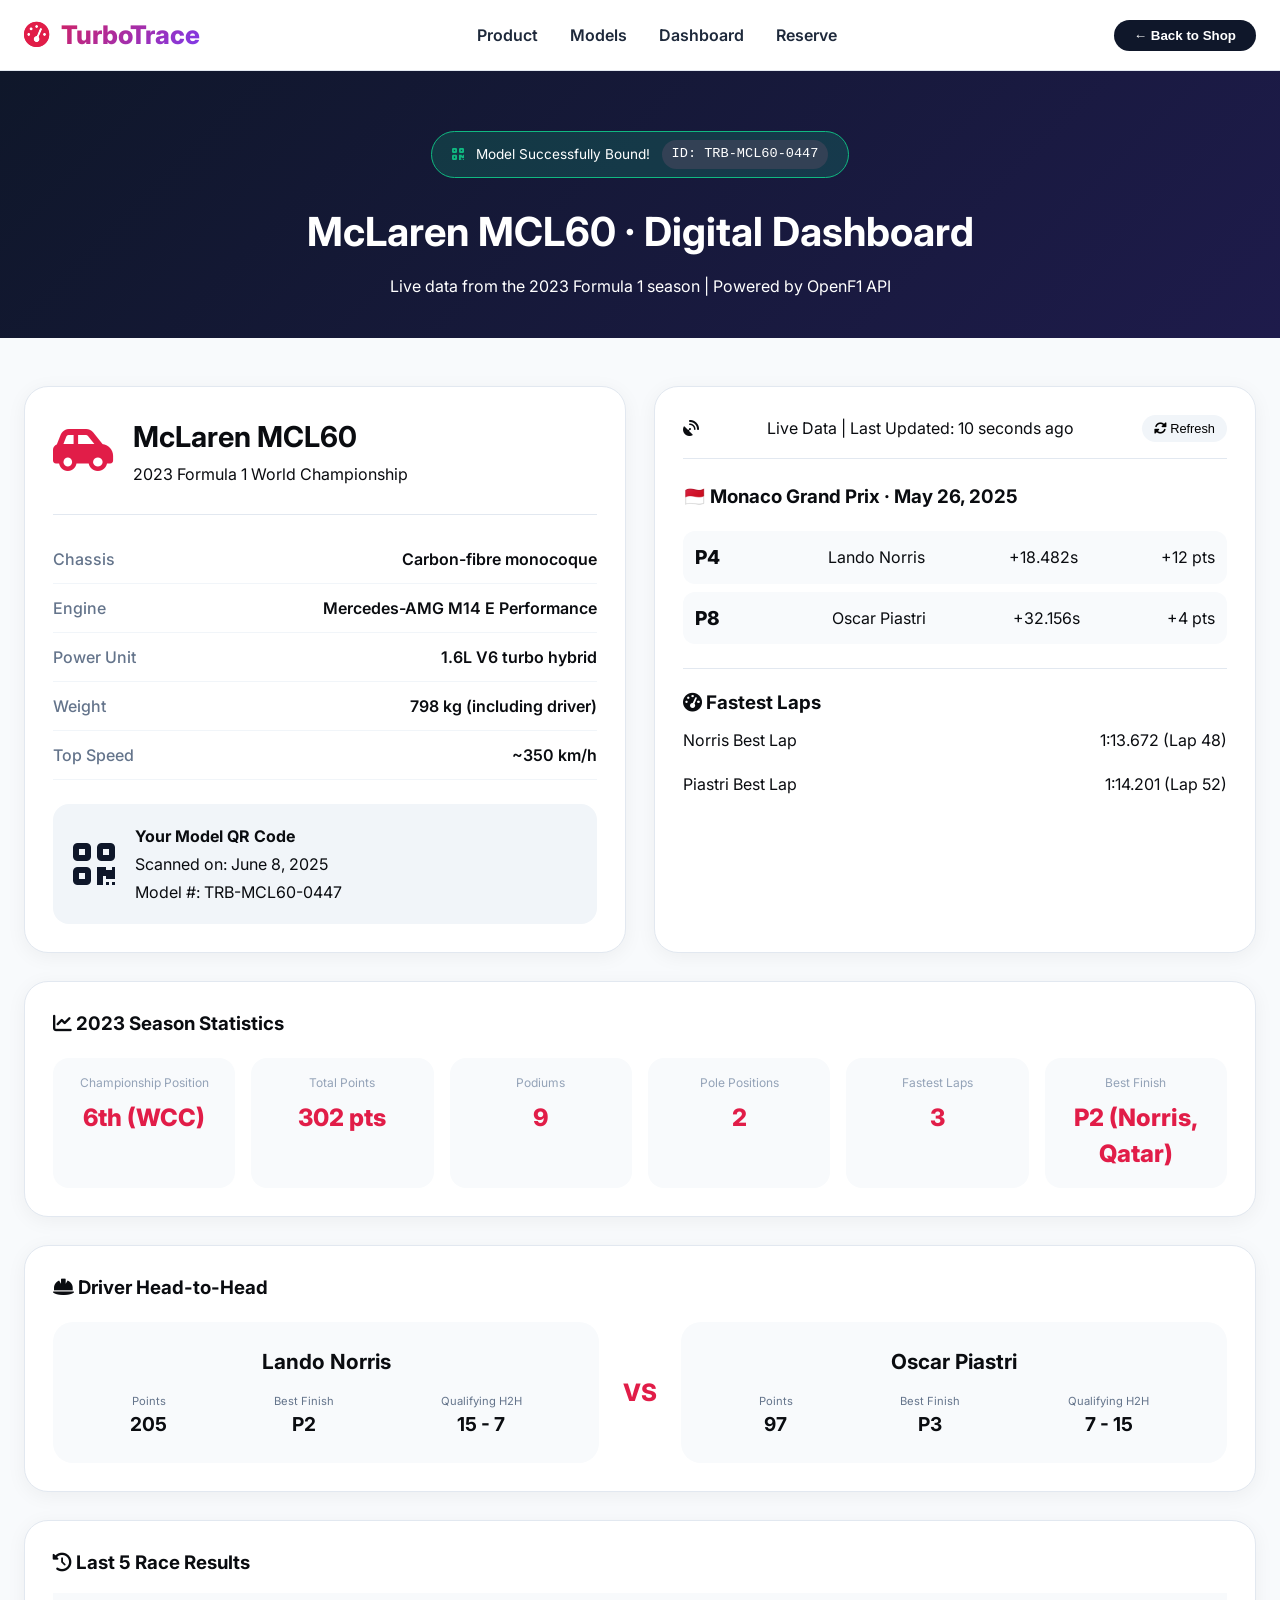
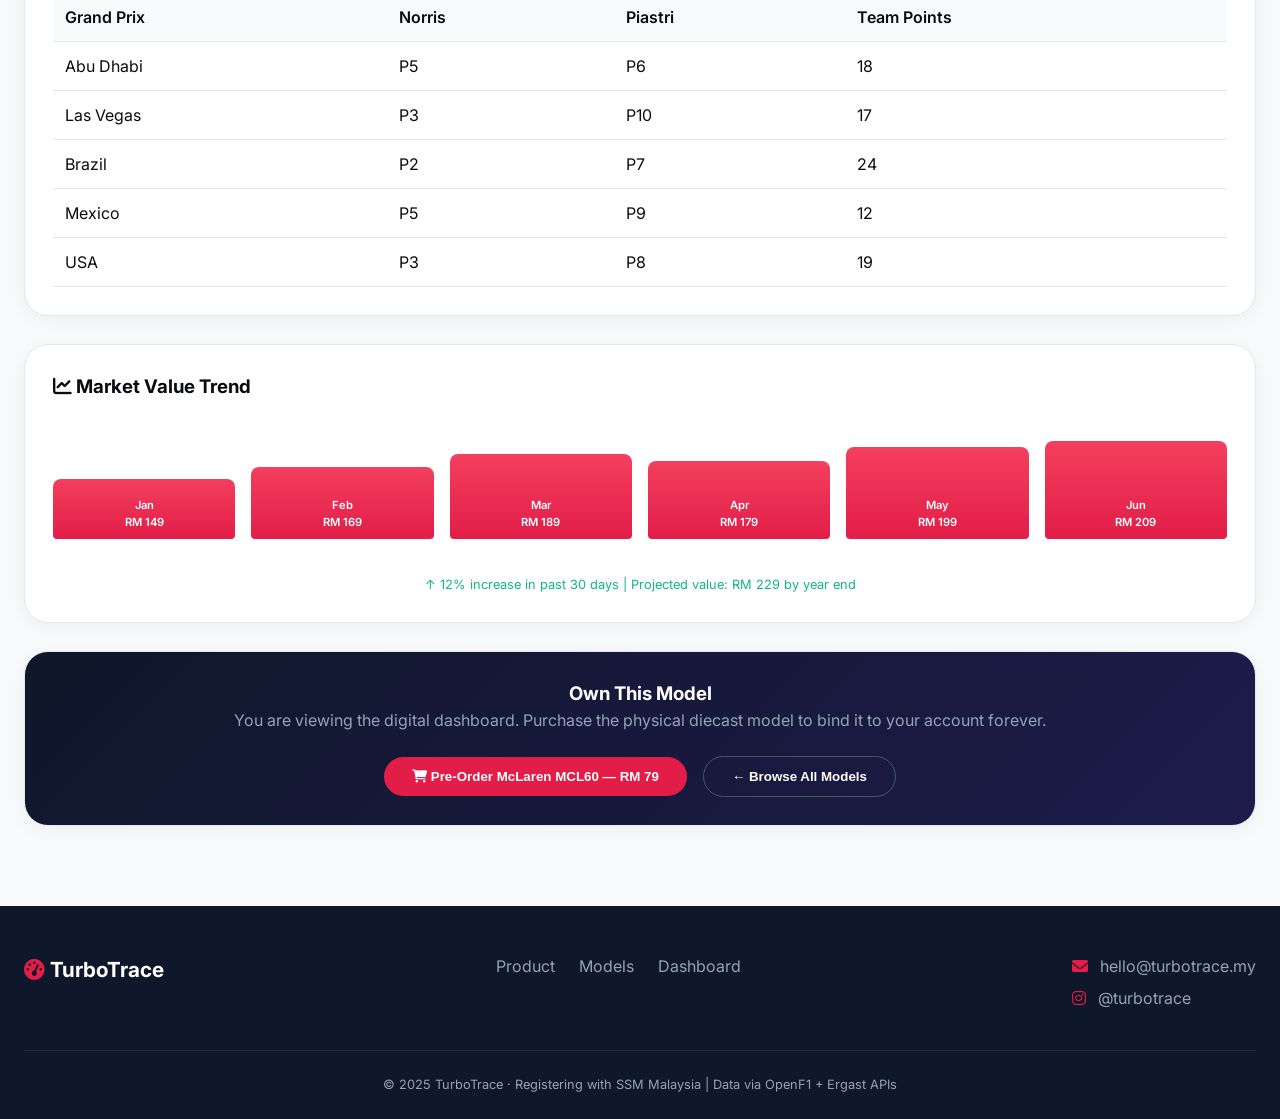
<file: dashboard.html>
<!DOCTYPE html>
<html lang="en">
<head>
    <meta charset="UTF-8">
    <meta name="viewport" content="width=device-width, initial-scale=1.0, user-scalable=yes">
    <title>TurboTrace Dashboard | Live Race Data & Model Details</title>
    <meta name="description" content="Your personal dashboard for TurboTrace diecast models. Live race data, historical comparisons, and market values.">
    <link rel="stylesheet" href="styles.css">
    <link href="https://fonts.googleapis.com/css2?family=Inter:opsz,wght@14..32,300;14..32,400;14..32,500;14..32,600;14..32,700;14..32,800&display=swap" rel="stylesheet">
    <link rel="stylesheet" href="https://cdnjs.cloudflare.com/ajax/libs/font-awesome/6.0.0-beta3/css/all.min.css">
    <link rel="icon" type="image/svg+xml" href="data:image/svg+xml,<svg xmlns='http://www.w3.org/2000/svg' viewBox='0 0 100 100'><text y='.9em' font-size='90'>🏁</text></svg>">
</head>
<body>

<!-- Navigation -->
<nav>
    <div class="nav-container">
        <div class="logo">
            <i class="fas fa-tachometer-alt"></i>
            <span>TurboTrace</span>
        </div>
        <div class="nav-links" id="navLinks">
            <a href="index.html#product">Product</a>
            <a href="index.html#models">Models</a>
            <a href="dashboard.html">Dashboard</a>
            <a href="index.html#contact">Reserve</a>
        </div>
        <button class="cta-nav" id="homeBtn">← Back to Shop</button>
        <div class="hamburger" id="hamburger">
            <i class="fas fa-bars"></i>
        </div>
    </div>
</nav>

<!-- Dashboard Hero - Shows which model is bound -->
<section class="dashboard-hero">
    <div class="container">
        <div class="qr-bound-badge">
            <i class="fas fa-qrcode"></i> 
            <span>Model Successfully Bound!</span>
            <span class="badge-id">ID: TRB-MCL60-0447</span>
        </div>
        <h1>McLaren MCL60 · Digital Dashboard</h1>
        <p>Live data from the 2023 Formula 1 season | Powered by OpenF1 API</p>
    </div>
</section>

<!-- Main Dashboard Content -->
<section class="dashboard-main">
    <div class="container">
        <div class="dashboard-grid">
            
            <!-- Left Column: Model Info & QR -->
            <div class="dashboard-card-large">
                <div class="model-header">
                    <div class="model-icon">
                        <i class="fas fa-car-side"></i>
                    </div>
                    <div class="model-title">
                        <h2>McLaren MCL60</h2>
                        <p>2023 Formula 1 World Championship</p>
                    </div>
                </div>
                <div class="model-details">
                    <div class="detail-row">
                        <span class="detail-label">Chassis</span>
                        <span class="detail-value">Carbon-fibre monocoque</span>
                    </div>
                    <div class="detail-row">
                        <span class="detail-label">Engine</span>
                        <span class="detail-value">Mercedes-AMG M14 E Performance</span>
                    </div>
                    <div class="detail-row">
                        <span class="detail-label">Power Unit</span>
                        <span class="detail-value">1.6L V6 turbo hybrid</span>
                    </div>
                    <div class="detail-row">
                        <span class="detail-label">Weight</span>
                        <span class="detail-value">798 kg (including driver)</span>
                    </div>
                    <div class="detail-row">
                        <span class="detail-label">Top Speed</span>
                        <span class="detail-value">~350 km/h</span>
                    </div>
                </div>
                <div class="qr-code-display">
                    <i class="fas fa-qrcode"></i>
                    <div class="qr-text">
                        <strong>Your Model QR Code</strong>
                        <span>Scanned on: June 8, 2025</span>
                        <span>Model #: TRB-MCL60-0447</span>
                    </div>
                </div>
            </div>

            <!-- Right Column: Live Race Data -->
            <div class="dashboard-card-large">
                <div class="live-data-header">
                    <i class="fas fa-satellite-dish"></i>
                    <span>Live Data | Last Updated: 10 seconds ago</span>
                    <button id="refreshDataBtn"><i class="fas fa-sync-alt"></i> Refresh</button>
                </div>
                <div class="race-data">
                    <h3>🇲🇨 Monaco Grand Prix · May 26, 2025</h3>
                    <div class="race-results">
                        <div class="result-item">
                            <span class="position">P4</span>
                            <span class="driver">Lando Norris</span>
                            <span class="time">+18.482s</span>
                            <span class="points">+12 pts</span>
                        </div>
                        <div class="result-item">
                            <span class="position">P8</span>
                            <span class="driver">Oscar Piastri</span>
                            <span class="time">+32.156s</span>
                            <span class="points">+4 pts</span>
                        </div>
                    </div>
                </div>
                <div class="fastest-laps">
                    <h3><i class="fas fa-tachometer-alt"></i> Fastest Laps</h3>
                    <div class="lap-item">
                        <span>Norris Best Lap</span>
                        <span class="lap-time">1:13.672 (Lap 48)</span>
                    </div>
                    <div class="lap-item">
                        <span>Piastri Best Lap</span>
                        <span class="lap-time">1:14.201 (Lap 52)</span>
                    </div>
                </div>
            </div>

            <!-- Season Stats -->
            <div class="dashboard-card-full">
                <h3><i class="fas fa-chart-line"></i> 2023 Season Statistics</h3>
                <div class="stats-grid">
                    <div class="stat-card">
                        <span class="stat-label">Championship Position</span>
                        <span class="stat-value">6th (WCC)</span>
                    </div>
                    <div class="stat-card">
                        <span class="stat-label">Total Points</span>
                        <span class="stat-value">302 pts</span>
                    </div>
                    <div class="stat-card">
                        <span class="stat-label">Podiums</span>
                        <span class="stat-value">9</span>
                    </div>
                    <div class="stat-card">
                        <span class="stat-label">Pole Positions</span>
                        <span class="stat-value">2</span>
                    </div>
                    <div class="stat-card">
                        <span class="stat-label">Fastest Laps</span>
                        <span class="stat-value">3</span>
                    </div>
                    <div class="stat-card">
                        <span class="stat-label">Best Finish</span>
                        <span class="stat-value">P2 (Norris, Qatar)</span>
                    </div>
                </div>
            </div>

            <!-- Driver Comparison -->
            <div class="dashboard-card-full">
                <h3><i class="fas fa-helmet-safety"></i> Driver Head-to-Head</h3>
                <div class="driver-comparison">
                    <div class="driver-card">
                        <div class="driver-name">Lando Norris</div>
                        <div class="driver-stats">
                            <div class="driver-stat">
                                <span>Points</span>
                                <strong>205</strong>
                            </div>
                            <div class="driver-stat">
                                <span>Best Finish</span>
                                <strong>P2</strong>
                            </div>
                            <div class="driver-stat">
                                <span>Qualifying H2H</span>
                                <strong>15 - 7</strong>
                            </div>
                        </div>
                    </div>
                    <div class="vs">VS</div>
                    <div class="driver-card">
                        <div class="driver-name">Oscar Piastri</div>
                        <div class="driver-stats">
                            <div class="driver-stat">
                                <span>Points</span>
                                <strong>97</strong>
                            </div>
                            <div class="driver-stat">
                                <span>Best Finish</span>
                                <strong>P3</strong>
                            </div>
                            <div class="driver-stat">
                                <span>Qualifying H2H</span>
                                <strong>7 - 15</strong>
                            </div>
                        </div>
                    </div>
                </div>
            </div>

            <!-- Historical Race Results -->
            <div class="dashboard-card-full">
                <h3><i class="fas fa-history"></i> Last 5 Race Results</h3>
                <div class="race-history">
                    <table class="race-table">
                        <thead>
                            <tr><th>Grand Prix</th><th>Norris</th><th>Piastri</th><th>Team Points</th></tr>
                        </thead>
                        <tbody>
                            <tr><td>Abu Dhabi</td><td>P5</td><td>P6</td><td>18</td></tr>
                            <tr><td>Las Vegas</td><td>P3</td><td>P10</td><td>17</td></tr>
                            <tr><td>Brazil</td><td>P2</td><td>P7</td><td>24</td></tr>
                            <tr><td>Mexico</td><td>P5</td><td>P9</td><td>12</td></tr>
                            <tr><td>USA</td><td>P3</td><td>P8</td><td>19</td></tr>
                        </tbody>
                    </table>
                </div>
            </div>

            <!-- Market Value Chart -->
            <div class="dashboard-card-full">
                <h3><i class="fas fa-chart-line"></i> Market Value Trend</h3>
                <div class="market-chart">
                    <div class="chart-bars">
                        <div class="chart-bar" style="height: 60px;"><span>Jan</span><span>RM 149</span></div>
                        <div class="chart-bar" style="height: 72px;"><span>Feb</span><span>RM 169</span></div>
                        <div class="chart-bar" style="height: 85px;"><span>Mar</span><span>RM 189</span></div>
                        <div class="chart-bar" style="height: 78px;"><span>Apr</span><span>RM 179</span></div>
                        <div class="chart-bar" style="height: 92px;"><span>May</span><span>RM 199</span></div>
                        <div class="chart-bar" style="height: 98px;"><span>Jun</span><span>RM 209</span></div>
                    </div>
                    <p class="chart-note">↑ 12% increase in past 30 days | Projected value: RM 229 by year end</p>
                </div>
            </div>

            <!-- Call to Action - Upgrade / Pre-order -->
            <div class="dashboard-card-full cta-card">
                <h3>Own This Model</h3>
                <p>You are viewing the digital dashboard. Purchase the physical diecast model to bind it to your account forever.</p>
                <button class="btn-primary" id="purchaseBtn"><i class="fas fa-shopping-cart"></i> Pre-Order McLaren MCL60 — RM 79</button>
                <button class="btn-secondary" id="backToShopBtn">← Browse All Models</button>
            </div>

        </div>
    </div>
</section>

<!-- Footer -->
<footer>
    <div class="footer-content">
        <div class="footer-logo">
            <i class="fas fa-tachometer-alt"></i> TurboTrace
        </div>
        <div class="footer-links">
            <a href="index.html#product">Product</a>
            <a href="index.html#models">Models</a>
            <a href="dashboard.html">Dashboard</a>
        </div>
        <div class="footer-contact">
            <p><i class="fas fa-envelope"></i> hello@turbotrace.my</p>
            <p><i class="fab fa-instagram"></i> @turbotrace</p>
        </div>
    </div>
    <div class="footer-bottom">
        <p>© 2025 TurboTrace · Registering with SSM Malaysia | Data via OpenF1 + Ergast APIs</p>
    </div>
</footer>

<script src="script.js"></script>
<script>
    // Dashboard specific functionality
    document.addEventListener('DOMContentLoaded', function() {
        // Back to home button
        const homeBtn = document.getElementById('homeBtn');
        if(homeBtn) {
            homeBtn.addEventListener('click', function() {
                window.location.href = 'index.html';
            });
        }
        
        const backToShopBtn = document.getElementById('backToShopBtn');
        if(backToShopBtn) {
            backToShopBtn.addEventListener('click', function() {
                window.location.href = 'index.html#models';
            });
        }
        
        const purchaseBtn = document.getElementById('purchaseBtn');
        if(purchaseBtn) {
            purchaseBtn.addEventListener('click', function() {
                window.location.href = 'index.html#contact';
            });
        }
        
        // Refresh data simulation
        const refreshBtn = document.getElementById('refreshDataBtn');
        if(refreshBtn) {
            refreshBtn.addEventListener('click', function() {
                const originalText = refreshBtn.innerHTML;
                refreshBtn.innerHTML = '<i class="fas fa-spinner fa-spin"></i> Updating...';
                setTimeout(function() {
                    refreshBtn.innerHTML = originalText;
                    alert('Live data refreshed! (Simulated - real API coming soon)');
                }, 1500);
            });
        }
        
        // Mobile menu
        const hamburger = document.getElementById('hamburger');
        const navLinks = document.getElementById('navLinks');
        if(hamburger && navLinks) {
            hamburger.addEventListener('click', function() {
                if(navLinks.style.display === 'flex') {
                    navLinks.style.display = 'none';
                } else {
                    navLinks.style.display = 'flex';
                    navLinks.style.flexDirection = 'column';
                    navLinks.style.position = 'absolute';
                    navLinks.style.top = '70px';
                    navLinks.style.left = '0';
                    navLinks.style.right = '0';
                    navLinks.style.background = 'white';
                    navLinks.style.padding = '24px';
                    navLinks.style.gap = '20px';
                    navLinks.style.boxShadow = '0 8px 20px rgba(0,0,0,0.1)';
                }
            });
        }
    });
</script>
</body>
</html>
</file>
<file: styles.css>
* {
    margin: 0;
    padding: 0;
    box-sizing: border-box;
}

body {
    font-family: 'Inter', sans-serif;
    background: #f8fafc;
    color: #0a0c10;
    line-height: 1.5;
    scroll-behavior: smooth;
}

.container {
    max-width: 1280px;
    margin: 0 auto;
    padding: 0 24px;
}

/* ========== NAVIGATION ========== */
nav {
    background: rgba(255,255,255,0.96);
    backdrop-filter: blur(8px);
    position: sticky;
    top: 0;
    z-index: 100;
    border-bottom: 1px solid #e2e8f0;
    padding: 16px 0;
}

.nav-container {
    max-width: 1280px;
    margin: 0 auto;
    padding: 0 24px;
    display: flex;
    justify-content: space-between;
    align-items: center;
}

.logo {
    font-weight: 800;
    font-size: 1.6rem;
    background: linear-gradient(135deg, #e11d48, #7c3aed);
    -webkit-background-clip: text;
    background-clip: text;
    color: transparent;
}

.logo i {
    color: #e11d48;
    margin-right: 6px;
}

.nav-links {
    display: flex;
    gap: 32px;
}

.nav-links a {
    text-decoration: none;
    font-weight: 600;
    color: #1e293b;
    transition: color 0.2s;
}

.nav-links a:hover {
    color: #e11d48;
}

.cta-nav {
    background: #0f172a;
    color: white;
    border: none;
    padding: 8px 20px;
    border-radius: 40px;
    font-weight: 600;
    cursor: pointer;
    transition: 0.2s;
}

.cta-nav:hover {
    background: #e11d48;
    transform: scale(1.02);
}

.hamburger {
    display: none;
    font-size: 1.5rem;
    cursor: pointer;
}

/* ========== HERO SECTION ========== */
.hero {
    max-width: 1280px;
    margin: 60px auto 0;
    padding: 0 24px;
    display: flex;
    flex-wrap: wrap;
    align-items: center;
    justify-content: space-between;
    gap: 48px;
}

.hero-content {
    flex: 1;
}

.badge {
    background: #e2e8f0;
    padding: 6px 14px;
    border-radius: 40px;
    font-size: 0.8rem;
    font-weight: 600;
    display: inline-block;
    margin-bottom: 24px;
}

.badge i {
    color: #e11d48;
    margin-right: 6px;
}

.hero-content h1 {
    font-size: 3.2rem;
    font-weight: 800;
    line-height: 1.2;
    margin-bottom: 20px;
}

.hero-content p {
    font-size: 1.1rem;
    color: #334155;
    max-width: 90%;
    margin-bottom: 32px;
}

.hero-buttons {
    display: flex;
    gap: 16px;
    flex-wrap: wrap;
    margin-bottom: 40px;
}

.btn-primary {
    background: #e11d48;
    border: none;
    padding: 12px 28px;
    border-radius: 40px;
    font-weight: 700;
    color: white;
    cursor: pointer;
    transition: 0.2s;
}

.btn-primary:hover {
    background: #be123c;
    transform: scale(1.02);
}

.btn-secondary {
    background: transparent;
    border: 1.5px solid #cbd5e1;
    padding: 12px 28px;
    border-radius: 40px;
    font-weight: 600;
    cursor: pointer;
    transition: 0.2s;
}

.btn-secondary:hover {
    border-color: #e11d48;
    background: #fff1f3;
}

.hero-stats {
    display: flex;
    gap: 32px;
}

.hero-stats div {
    font-size: 0.9rem;
    font-weight: 500;
}

.hero-stats strong {
    font-size: 1.3rem;
    display: block;
}

.hero-image {
    flex: 1;
    background: linear-gradient(145deg, #f1f5f9, #e2e8f0);
    border-radius: 2rem;
    padding: 40px;
    text-align: center;
}

.card-glow i {
    font-size: 4rem;
    color: #e11d48;
}

.mini-dash {
    margin-top: 24px;
    background: white;
    padding: 16px;
    border-radius: 1rem;
    box-shadow: 0 8px 20px rgba(0,0,0,0.05);
    font-weight: 600;
    display: flex;
    flex-direction: column;
    gap: 8px;
}

/* ========== PRODUCT FEATURES ========== */
.product {
    padding: 80px 0;
}

.section-title {
    text-align: center;
    margin-bottom: 56px;
}

.section-title h2 {
    font-size: 2.2rem;
    margin-bottom: 12px;
}

.section-title p {
    color: #475569;
}

.features-grid {
    display: grid;
    grid-template-columns: repeat(auto-fit, minmax(260px, 1fr));
    gap: 32px;
}

.feature-card {
    background: white;
    border-radius: 1.5rem;
    padding: 28px;
    box-shadow: 0 4px 12px rgba(0,0,0,0.02);
    border: 1px solid #eef2ff;
    transition: transform 0.2s, box-shadow 0.2s;
}

.feature-card:hover {
    transform: translateY(-4px);
    box-shadow: 0 12px 24px rgba(0,0,0,0.08);
}

.feature-card i {
    font-size: 2rem;
    color: #e11d48;
    margin-bottom: 16px;
}

.feature-card h3 {
    margin-bottom: 12px;
}

.feature-card p {
    color: #475569;
}

/* ========== MODELS GALLERY ========== */
.models {
    padding: 80px 0;
    background: #f1f5f9;
}

.models-grid {
    display: grid;
    grid-template-columns: repeat(auto-fit, minmax(350px, 1fr));
    gap: 32px;
    margin-top: 32px;
}

.model-card {
    background: white;
    border-radius: 24px;
    overflow: hidden;
    box-shadow: 0 8px 24px rgba(0,0,0,0.08);
    transition: transform 0.3s, box-shadow 0.3s;
}

.model-card:hover {
    transform: translateY(-6px);
    box-shadow: 0 16px 32px rgba(0,0,0,0.12);
}

.model-image {
    position: relative;
    height: 200px;
    overflow: hidden;
    background: linear-gradient(135deg, #1e293b, #0f172a);
}

.model-image img {
    width: 100%;
    height: 100%;
    object-fit: cover;
    transition: transform 0.3s;
}

.model-card:hover .model-image img {
    transform: scale(1.05);
}

.model-team {
    position: absolute;
    top: 16px;
    right: 16px;
    font-size: 0.7rem;
    font-weight: 600;
    padding: 4px 12px;
    border-radius: 20px;
    color: white;
    z-index: 1;
}

.model-team.ferrari { background: #e11d48; }
.model-team.redbull { background: #1e3a5f; }
.model-team.mercedes { background: #00afa0; }
.model-team.mclaren { background: #ff8000; }
.model-team.aston { background: #006f62; }
.model-team.alpine { background: #0090ff; }

.model-info {
    padding: 24px;
}

.model-info h3 {
    font-size: 1.5rem;
    margin-bottom: 8px;
}

.model-driver {
    color: #64748b;
    font-size: 0.9rem;
    margin-bottom: 12px;
}

.model-specs {
    display: flex;
    gap: 16px;
    margin-bottom: 20px;
    font-size: 0.8rem;
    color: #475569;
}

.model-specs i {
    margin-right: 4px;
    color: #e11d48;
}

.model-data {
    background: #f8fafc;
    border-radius: 16px;
    padding: 16px;
    margin-bottom: 20px;
    display: flex;
    justify-content: space-between;
    flex-wrap: wrap;
    gap: 12px;
}

.data-item {
    text-align: center;
    flex: 1;
}

.data-label {
    display: block;
    font-size: 0.7rem;
    color: #64748b;
    margin-bottom: 4px;
}

.data-value {
    font-weight: 700;
    font-size: 1rem;
}

.model-footer {
    display: flex;
    justify-content: space-between;
    align-items: center;
    margin-top: 16px;
}

.price-tag {
    font-size: 1.6rem;
    font-weight: 800;
    color: #e11d48;
}

.preorder-btn {
    background: #0f172a;
    color: white;
    border: none;
    padding: 10px 20px;
    border-radius: 40px;
    font-weight: 600;
    cursor: pointer;
    transition: 0.2s;
}

.preorder-btn:hover {
    background: #e11d48;
    transform: scale(1.02);
}

/* ========== DASHBOARD DEMO ========== */
.dashboard-demo {
    background: #0f172a;
    color: #f1f5f9;
    padding: 80px 0;
}

.section-title.light h2,
.section-title.light p {
    color: #f8fafc;
}

.dashboard-card {
    background: #1e293b;
    border-radius: 24px;
    padding: 28px;
    margin-bottom: 40px;
}

.dash-header {
    display: flex;
    justify-content: space-between;
    border-bottom: 1px solid #334155;
    padding-bottom: 16px;
    margin-bottom: 24px;
    flex-wrap: wrap;
    gap: 12px;
}

.tag {
    background: #10b981;
    padding: 4px 12px;
    border-radius: 20px;
    font-size: 0.8rem;
}

.dash-stats {
    display: flex;
    gap: 32px;
    flex-wrap: wrap;
}

.stat {
    flex: 1;
}

.stat-label {
    font-size: 0.8rem;
    color: #94a3b8;
}

.stat-value {
    font-size: 1.4rem;
    font-weight: 700;
}

.premium-badge {
    margin-top: 24px;
    background: #2d3a5e;
    padding: 12px;
    border-radius: 40px;
    text-align: center;
    font-size: 0.85rem;
}

.qr-simulator {
    background: #334155;
    border-radius: 20px;
    padding: 32px;
    text-align: center;
}

.qr-simulator p {
    margin-bottom: 20px;
}

.qr-feedback {
    margin-top: 16px;
    background: #10b98120;
    padding: 12px;
    border-radius: 40px;
    font-size: 0.9rem;
}

/* ========== CONTACT / WAITLIST ========== */
.contact {
    padding: 60px 0;
}

.contact-card {
    background: linear-gradient(145deg, #ffffff, #f8fafc);
    border-radius: 2rem;
    padding: 48px;
    text-align: center;
    border: 1px solid #e2e8f0;
}

.contact-card h3 {
    font-size: 1.8rem;
    margin-bottom: 12px;
}

.contact-card p {
    color: #475569;
    margin-bottom: 24px;
}

.contact-card form {
    display: flex;
    flex-wrap: wrap;
    gap: 12px;
    justify-content: center;
    margin-top: 8px;
}

.contact-card input {
    padding: 14px 24px;
    border-radius: 60px;
    border: 1px solid #cbd5e1;
    width: 300px;
    font-size: 1rem;
}

.contact-card button {
    background: #e11d48;
    color: white;
    border: none;
    padding: 14px 32px;
    border-radius: 60px;
    font-weight: 600;
    cursor: pointer;
    transition: 0.2s;
}

.contact-card button:hover {
    background: #be123c;
}

/* ========== FOOTER ========== */
footer {
    background: #0f172a;
    color: #94a3b8;
    padding: 48px 24px 24px;
}

.footer-content {
    max-width: 1280px;
    margin: 0 auto;
    display: flex;
    flex-wrap: wrap;
    justify-content: space-between;
    gap: 32px;
    padding-bottom: 32px;
    border-bottom: 1px solid #1e293b;
}

.footer-logo {
    font-size: 1.3rem;
    font-weight: 700;
    color: white;
}

.footer-logo i {
    color: #e11d48;
}

.footer-links {
    display: flex;
    gap: 24px;
}

.footer-links a {
    color: #94a3b8;
    text-decoration: none;
}

.footer-links a:hover {
    color: white;
}

.footer-contact p {
    margin-bottom: 8px;
}

.footer-contact i {
    margin-right: 8px;
    color: #e11d48;
}

.footer-bottom {
    max-width: 1280px;
    margin: 24px auto 0;
    text-align: center;
    font-size: 0.8rem;
}

/* ========== RESPONSIVE ========== */
@media (max-width: 800px) {
    .nav-links,
    .cta-nav {
        display: none;
    }
    
    .hamburger {
        display: block;
    }
    
    .hero-content h1 {
        font-size: 2.2rem;
    }
    
    .hero-content p {
        max-width: 100%;
    }
    
    .features-grid {
        grid-template-columns: 1fr;
    }
    
    .models-grid {
        grid-template-columns: 1fr;
    }
    
    .model-data {
        flex-direction: column;
        gap: 8px;
    }
    
    .data-item {
        display: flex;
        justify-content: space-between;
    }
    
    .footer-content {
        flex-direction: column;
        text-align: center;
    }
    
    .footer-links {
        justify-content: center;
    }
}

@media (max-width: 480px) {
    .hero-stats {
        flex-direction: column;
        gap: 12px;
    }
    
    .dashboard-card {
        padding: 16px;
    }
    
    .dash-stats {
        flex-direction: column;
        gap: 16px;
    }
}
/* ========== DASHBOARD PAGE STYLES (新增) ========== */
.dashboard-hero {
    background: linear-gradient(135deg, #0f172a, #1e1b4b);
    color: white;
    padding: 60px 0 40px;
    text-align: center;
}

.qr-bound-badge {
    background: rgba(16, 185, 129, 0.2);
    border: 1px solid #10b981;
    display: inline-flex;
    align-items: center;
    gap: 12px;
    padding: 8px 20px;
    border-radius: 40px;
    margin-bottom: 24px;
    font-size: 0.85rem;
}

.qr-bound-badge i {
    color: #10b981;
}

.badge-id {
    background: #334155;
    padding: 4px 10px;
    border-radius: 20px;
    font-family: monospace;
}

.dashboard-hero h1 {
    font-size: 2.5rem;
    margin-bottom: 12px;
}

.dashboard-main {
    padding: 48px 0 80px;
    background: #f8fafc;
}

.dashboard-grid {
    display: grid;
    grid-template-columns: repeat(auto-fit, minmax(450px, 1fr));
    gap: 28px;
}

.dashboard-card-large {
    background: white;
    border-radius: 24px;
    padding: 28px;
    box-shadow: 0 4px 20px rgba(0,0,0,0.05);
    border: 1px solid #e2e8f0;
}

.dashboard-card-full {
    background: white;
    border-radius: 24px;
    padding: 28px;
    box-shadow: 0 4px 20px rgba(0,0,0,0.05);
    border: 1px solid #e2e8f0;
    grid-column: 1 / -1;
}

.model-header {
    display: flex;
    align-items: center;
    gap: 20px;
    margin-bottom: 28px;
}

.model-icon i {
    font-size: 3rem;
    color: #e11d48;
}

.model-title h2 {
    font-size: 1.8rem;
    margin-bottom: 4px;
}

.model-details {
    border-top: 1px solid #e2e8f0;
    padding-top: 20px;
    margin-bottom: 24px;
}

.detail-row {
    display: flex;
    justify-content: space-between;
    padding: 12px 0;
    border-bottom: 1px solid #f1f5f9;
}

.detail-label {
    font-weight: 500;
    color: #64748b;
}

.detail-value {
    font-weight: 600;
}

.qr-code-display {
    background: #f1f5f9;
    border-radius: 16px;
    padding: 20px;
    display: flex;
    align-items: center;
    gap: 20px;
}

.qr-code-display i {
    font-size: 3rem;
    color: #0f172a;
}

.qr-text {
    display: flex;
    flex-direction: column;
    gap: 4px;
}

.live-data-header {
    display: flex;
    justify-content: space-between;
    align-items: center;
    margin-bottom: 24px;
    padding-bottom: 16px;
    border-bottom: 1px solid #e2e8f0;
}

.live-data-header button {
    background: #f1f5f9;
    border: none;
    padding: 6px 12px;
    border-radius: 20px;
    cursor: pointer;
    font-size: 0.8rem;
}

.race-results {
    margin: 20px 0;
}

.result-item {
    display: flex;
    justify-content: space-between;
    align-items: center;
    padding: 12px;
    background: #f8fafc;
    margin-bottom: 8px;
    border-radius: 12px;
}

.position {
    font-weight: 800;
    font-size: 1.2rem;
    width: 50px;
}

.fastest-laps {
    margin-top: 24px;
    padding-top: 20px;
    border-top: 1px solid #e2e8f0;
}

.lap-item {
    display: flex;
    justify-content: space-between;
    padding: 10px 0;
}

.stats-grid {
    display: grid;
    grid-template-columns: repeat(auto-fit, minmax(150px, 1fr));
    gap: 16px;
    margin-top: 20px;
}

.stat-card {
    text-align: center;
    padding: 16px;
    background: #f8fafc;
    border-radius: 16px;
}

.stat-card .stat-label {
    display: block;
    font-size: 0.75rem;
    margin-bottom: 8px;
}

.stat-card .stat-value {
    font-size: 1.5rem;
    font-weight: 800;
    color: #e11d48;
}

.driver-comparison {
    display: flex;
    align-items: center;
    justify-content: space-between;
    gap: 24px;
    margin-top: 20px;
}

.driver-card {
    flex: 1;
    background: #f8fafc;
    border-radius: 20px;
    padding: 24px;
    text-align: center;
}

.driver-name {
    font-size: 1.3rem;
    font-weight: 700;
    margin-bottom: 16px;
}

.driver-stats {
    display: flex;
    justify-content: space-around;
}

.driver-stat {
    text-align: center;
}

.driver-stat span {
    display: block;
    font-size: 0.7rem;
    color: #64748b;
}

.driver-stat strong {
    font-size: 1.2rem;
}

.vs {
    font-size: 1.5rem;
    font-weight: 800;
    color: #e11d48;
}

.race-table {
    width: 100%;
    border-collapse: collapse;
    margin-top: 16px;
}

.race-table th,
.race-table td {
    padding: 12px;
    text-align: left;
    border-bottom: 1px solid #e2e8f0;
}

.race-table th {
    background: #f8fafc;
    font-weight: 600;
}

.market-chart {
    margin-top: 20px;
}

.chart-bars {
    display: flex;
    justify-content: space-around;
    align-items: flex-end;
    gap: 16px;
    padding: 20px 0;
}

.chart-bar {
    flex: 1;
    background: linear-gradient(to top, #e11d48, #f43f5e);
    border-radius: 8px 8px 4px 4px;
    display: flex;
    flex-direction: column;
    justify-content: flex-end;
    align-items: center;
    padding: 8px 0;
    min-height: 30px;
    color: white;
    font-size: 0.7rem;
    font-weight: 600;
    text-align: center;
}

.chart-bar span {
    display: block;
}

.chart-note {
    text-align: center;
    font-size: 0.8rem;
    color: #10b981;
    margin-top: 16px;
}

.cta-card {
    text-align: center;
    background: linear-gradient(135deg, #0f172a, #1e1b4b);
    color: white;
}

.cta-card h3 {
    color: white;
}

.cta-card p {
    color: #94a3b8;
    margin-bottom: 24px;
}

.cta-card .btn-primary {
    background: #e11d48;
    margin-right: 12px;
}

.cta-card .btn-secondary {
    background: transparent;
    border-color: #475569;
    color: white;
}

@media (max-width: 768px) {
    .dashboard-grid {
        grid-template-columns: 1fr;
    }
    
    .dashboard-hero h1 {
        font-size: 1.6rem;
    }
    
    .driver-comparison {
        flex-direction: column;
    }
    
    .vs {
        transform: rotate(90deg);
    }
    
    .chart-bars {
        flex-wrap: wrap;
    }
    
    .chart-bar {
        min-width: 60px;
    }
}
</file>
